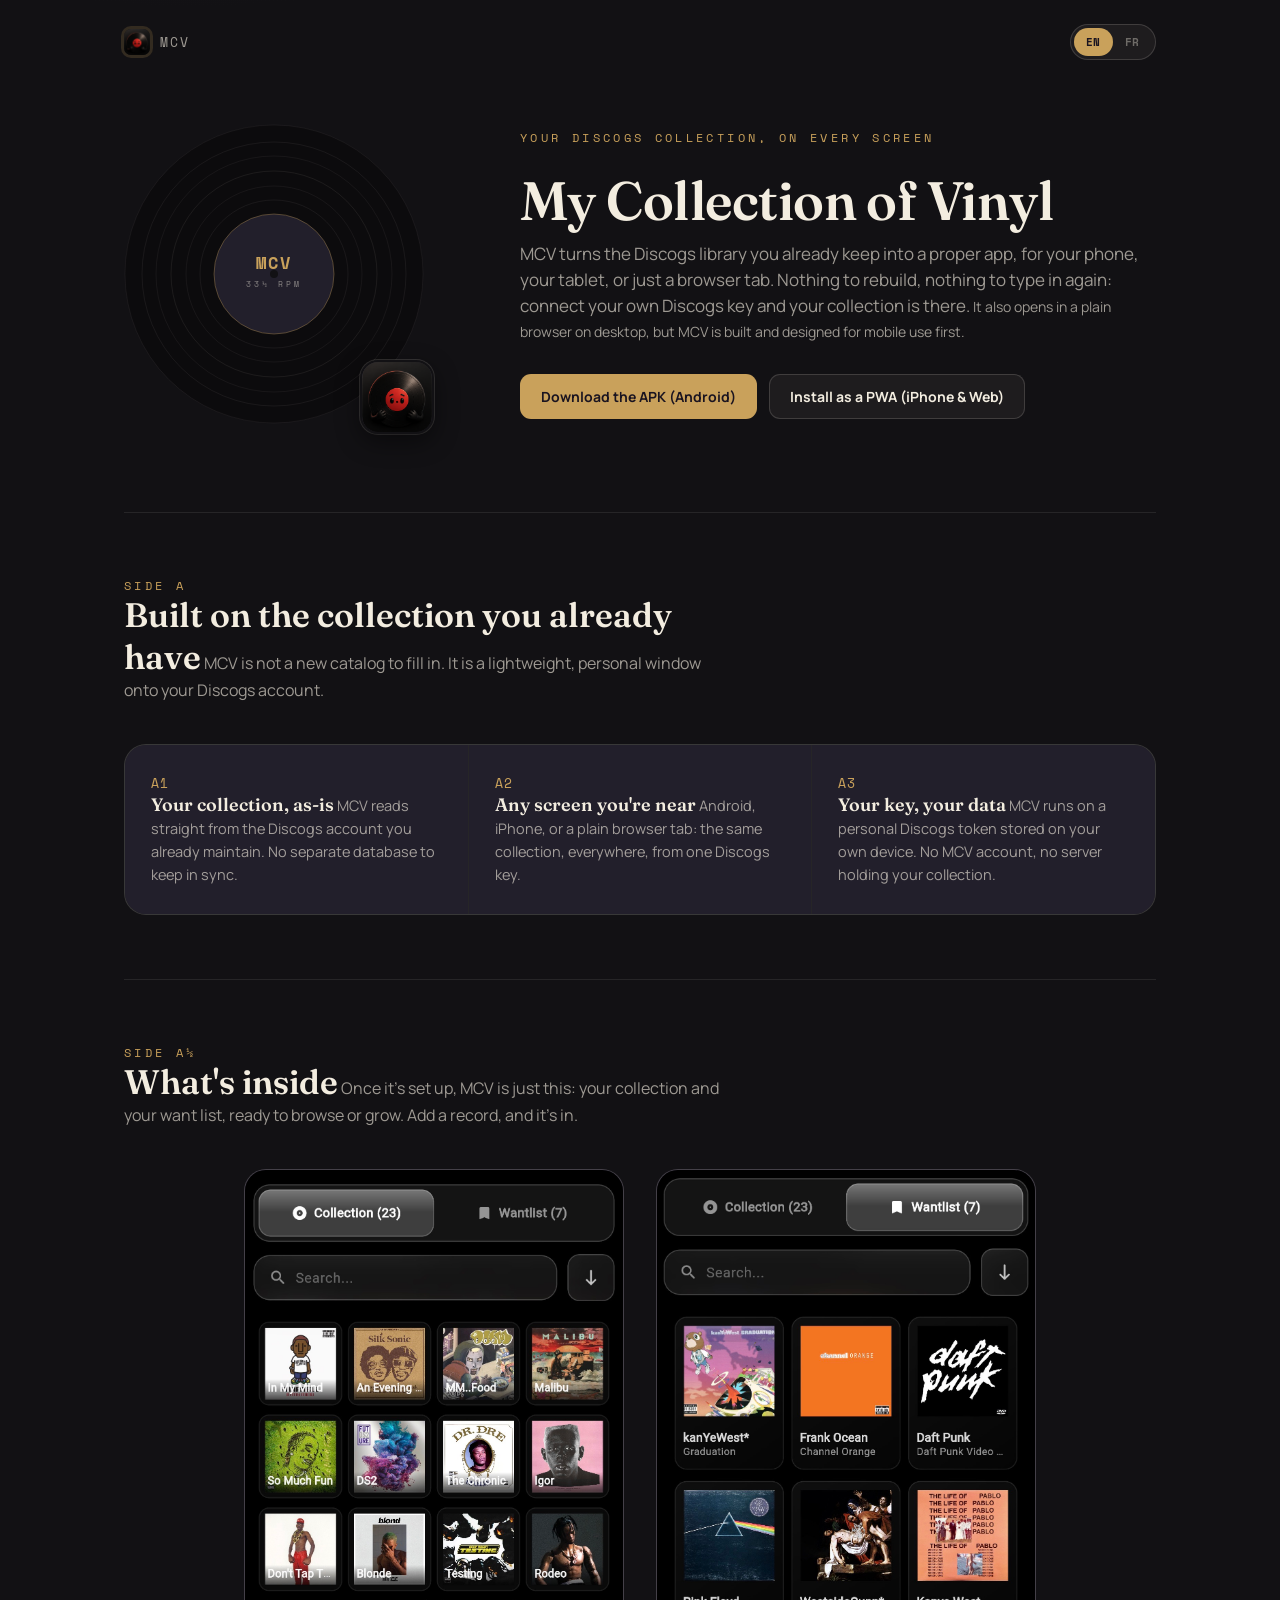
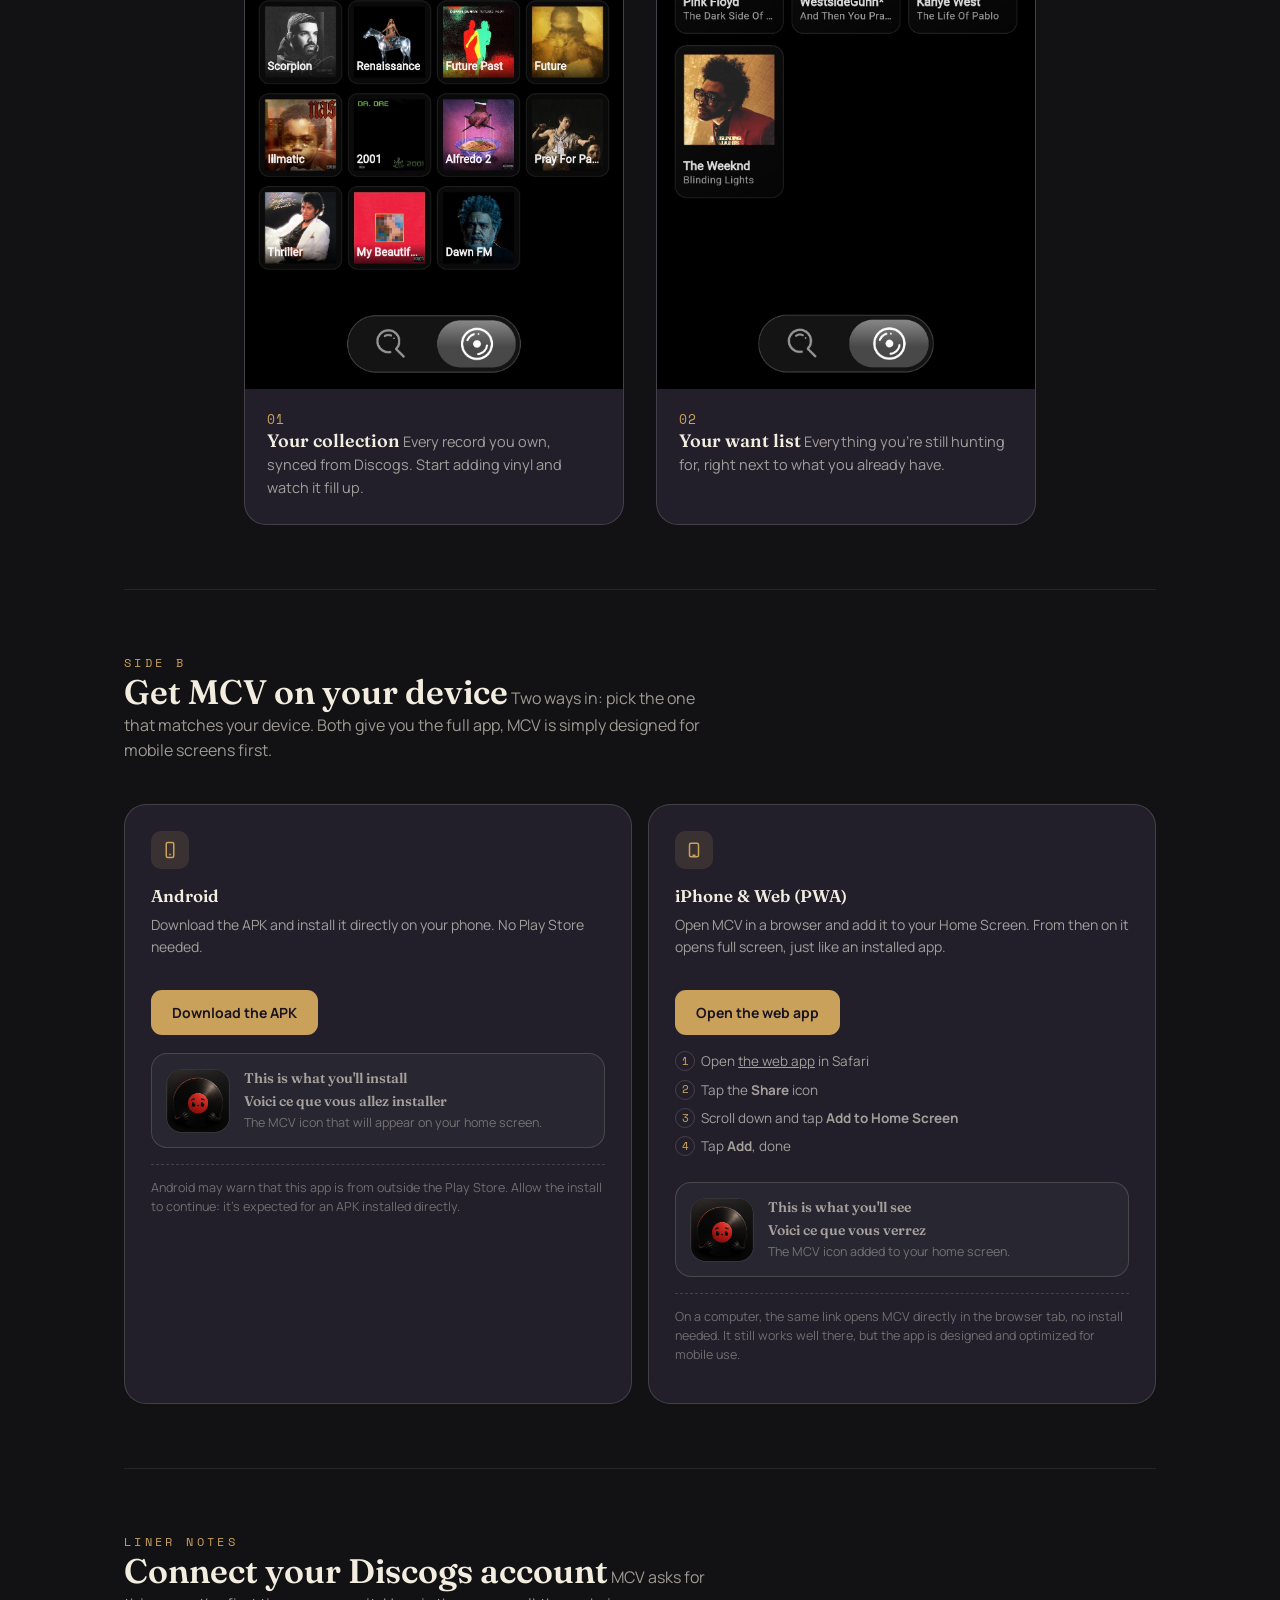
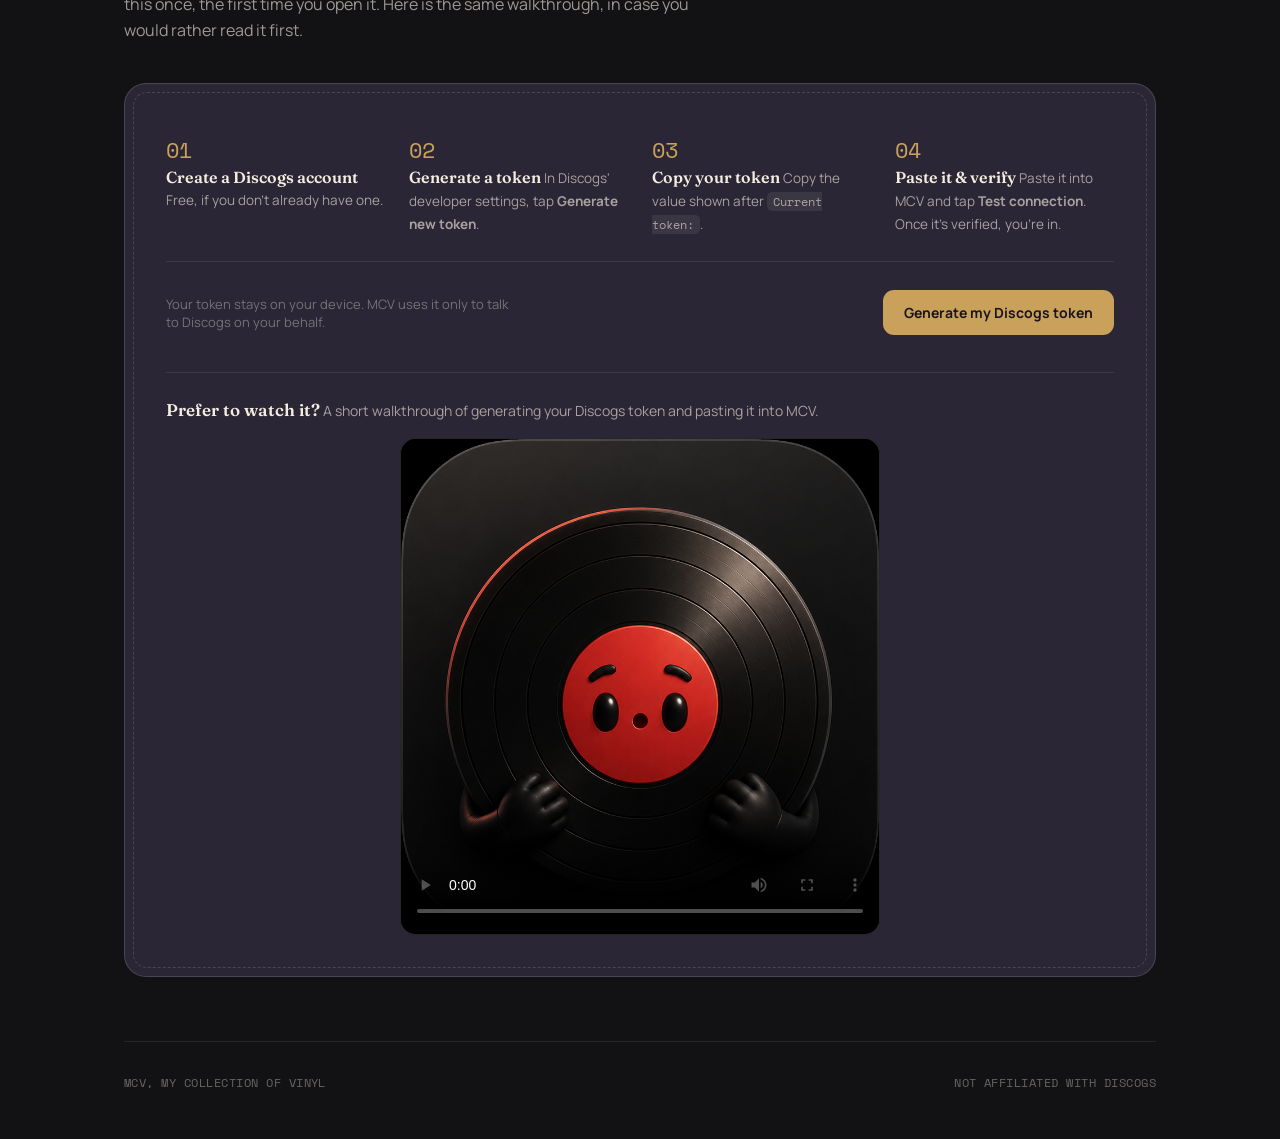
<file: landing/index.html>
<!DOCTYPE html>
<html lang="en" data-lang="en">
<head>
<meta charset="UTF-8">
<meta name="viewport" content="width=device-width, initial-scale=1.0">
<link rel="icon" type="image/png" href="./assets/logo.png">
<title>My Collection of Vinyl</title>
<meta name="description" content="Your Discogs vinyl collection, pressed into an app for Android, iPhone and the web.">
<link rel="preconnect" href="https://fonts.googleapis.com">
<link rel="preconnect" href="https://fonts.gstatic.com" crossorigin>
<link href="https://fonts.googleapis.com/css2?family=Fraunces:opsz,wght@9..144,400;9..144,600;9..144,700&family=Manrope:wght@400;500;600;700;800&family=Space+Mono:wght@400;700&display=swap" rel="stylesheet">
<style>
  :root{
    --bg-void:#121114;
    --bg-plum:#221F2B;
    --bg-plum-2:#2a2635;
    --ink:#F3EDE0;
    --ink-dim:rgba(243,237,224,0.62);
    --ink-faint:rgba(243,237,224,0.38);
    --gold:#C9A15B;
    --gold-bright:#E0BE84;
    --rust:#9C4A34;
    --groove:rgba(243,237,224,0.09);
    --groove-strong:rgba(243,237,224,0.16);
    --radius-lg:22px;
    --radius-md:16px;
    --maxw:1080px;
  }

  *{box-sizing:border-box;}
  html{scroll-behavior:smooth;}
  @media (prefers-reduced-motion: reduce){
    html{scroll-behavior:auto;}
  }

  body{
    margin:0;
    background:
      radial-gradient(1200px 800px at 15% -10%, #2c283a 0%, var(--bg-void) 55%),
      var(--bg-void);
    color:var(--ink);
    font-family:'Manrope', sans-serif;
    -webkit-font-smoothing:antialiased;
    overflow-x:hidden;
  }

  a{color:inherit;}
  button{font-family:inherit;}

  .eyebrow{
    font-family:'Space Mono', monospace;
    font-size:12px;
    letter-spacing:.28em;
    text-transform:uppercase;
    color:var(--gold);
  }

  h1,h2,h3{
    font-family:'Fraunces', serif;
    margin:0;
    color:var(--ink);
    font-weight:600;
  }

  .wrap{
    max-width:var(--maxw);
    margin:0 auto;
    padding:0 24px;
  }

  /* language toggle behaviour */
  [data-en], [data-fr]{ display:none; }
  html[data-lang="en"] [data-en]{ display:initial; }
  html[data-lang="fr"] [data-fr]{ display:initial; }
  html[data-lang="en"] span[data-en], html[data-lang="fr"] span[data-fr] { display:inline; }
  html[data-lang="en"] li[data-en], html[data-lang="fr"] li[data-fr] { display:list-item; }
  html[data-lang="en"] div[data-en], html[data-lang="fr"] div[data-fr] { display:block; }

  /* ---------- NAV ---------- */
  nav{
    display:flex;
    align-items:center;
    justify-content:space-between;
    padding:24px 0 0;
    flex-wrap:wrap;
    gap:12px;
  }
  .brand{
    display:flex;
    align-items:center;
    gap:10px;
    font-family:'Space Mono', monospace;
    font-size:13px;
    letter-spacing:.14em;
    color:var(--ink-dim);
  }
  .brand .logo-mark{
    width:26px;
    height:26px;
    border-radius:7px;
    object-fit:cover;
    box-shadow:0 0 0 3px rgba(201,161,91,0.18);
    display:block;
  }
  .lang-toggle{
    display:flex;
    padding:3px;
    border-radius:999px;
    background:rgba(243,237,224,0.05);
    border:1px solid var(--groove-strong);
  }
  .lang-toggle button{
    border:none;
    background:transparent;
    color:var(--ink-faint);
    font-family:'Space Mono', monospace;
    font-size:11px;
    font-weight:700;
    letter-spacing:.05em;
    padding:6px 12px;
    border-radius:999px;
    cursor:pointer;
  }
  .lang-toggle button.active{
    background:var(--gold);
    color:#1a1420;
  }
  .lang-toggle button:focus-visible, a:focus-visible, .btn:focus-visible{
    outline:2px solid var(--gold-bright);
    outline-offset:2px;
  }

  /* ---------- HERO ---------- */
  .hero{
    display:grid;
    grid-template-columns:340px 1fr;
    gap:56px;
    align-items:center;
    padding:64px 0 88px;
  }
  @media (max-width:820px){
    .hero{grid-template-columns:1fr; padding:40px 0 56px; text-align:center;}
    .hero .record-wrap{margin:0 auto;}
    .hero-actions{justify-content:center;}
  }

  .record-wrap{
    position:relative;
    width:clamp(160px, 65vw, 300px);
    height:clamp(160px, 65vw, 300px);
  }

  .record{
    width:100%;height:100%;
    animation:spin 9s linear infinite;
  }
  @media (prefers-reduced-motion: reduce){
    .record{animation:none;}
  }
  @keyframes spin{ to{ transform:rotate(360deg);} }

  .hero-logo-badge{
    position:absolute;
    bottom:-10px;
    right:-10px;
    width:clamp(44px, 25vw, 74px);
    height:clamp(44px, 25vw, 74px);
    border-radius:18px;
    background:var(--bg-plum);
    border:2px solid var(--bg-void);
    box-shadow:0 8px 24px rgba(0,0,0,0.45), 0 0 0 1px var(--groove-strong);
    display:flex;
    align-items:center;
    justify-content:center;
    overflow:hidden;
  }
  .hero-logo-badge img{
    width:100%;
    height:100%;
    object-fit:cover;
  }

  h1.headline{
    font-size:clamp(30px, 6vw, 54px);
    line-height:1.5;
    letter-spacing:-.01em;
  }
  .tagline{
    margin-top:18px;
    font-size:clamp(15px, 2.6vw, 17px);
    line-height:1.55;
    color:var(--ink-dim);
    max-width:46ch;
  }
  @media (max-width:820px){ .tagline{ margin-inline:auto; } }

  .hero-actions{
    margin-top:32px;
    display:flex;
    flex-wrap:wrap;
    gap:12px;
  }
  .btn{
    display:inline-flex;
    align-items:center;
    gap:8px;
    padding:12px 20px;
    border-radius:11px;
    font-size:14px;
    font-weight:700;
    text-decoration:none;
    border:1px solid transparent;
    cursor:pointer;
  }
  .btn-primary{ background:var(--gold); color:#1a1420; }
  .btn-primary:hover{ background:var(--gold-bright); }
  .btn-ghost{ background:rgba(243,237,224,0.05); border-color:var(--groove-strong); color:var(--ink); }
  .btn-ghost:hover{ border-color:var(--gold); }

  /* ---------- SECTION shell ---------- */
  section{ padding:64px 0; border-top:1px solid var(--groove); }
  @media (max-width:600px){ section{ padding:44px 0; } }
  .section-head{ margin-bottom:40px; max-width:60ch; }
  @media (max-width:820px){ .section-head{ text-align:center; margin-inline:auto; } }
  .section-head h2{ font-size:clamp(24px,4.4vw,34px); margin-top:10px; }
  .section-head p{ color:var(--ink-dim); margin-top:12px; line-height:1.6; }

  /* ---------- TRACKLIST (features) ---------- */
  .tracklist{
    display:grid;
    grid-template-columns:repeat(3,1fr);
    gap:1px;
    background:var(--groove);
    border:1px solid var(--groove);
    border-radius:var(--radius-lg);
    overflow:hidden;
  }
  @media (max-width:820px){ .tracklist{ grid-template-columns:1fr; } }
  .track{
    background:var(--bg-plum);
    padding:28px 26px;
  }
  .track .idx{
    font-family:'Space Mono', monospace;
    color:var(--gold);
    font-size:13px;
    letter-spacing:.08em;
  }
  .track h3{ font-size:18px; margin-top:14px; }
  .track p{ color:var(--ink-dim); font-size:14.5px; line-height:1.6; margin-top:10px; }

  /* ---------- PLATFORM CARDS ---------- */
  .platforms{
    display:grid;
    grid-template-columns:repeat(2,1fr);
    gap:16px;
  }
  @media (max-width:760px){ .platforms{ grid-template-columns:1fr; } }
  .card{
    background:var(--bg-plum);
    border:1px solid var(--groove-strong);
    border-radius:var(--radius-lg);
    padding:26px;
    display:flex;
    flex-direction:column;
  }
  .card .icon{
    width:38px;height:38px;
    display:flex;align-items:center;justify-content:center;
    border-radius:10px;
    background:rgba(201,161,91,0.14);
    color:var(--gold);
    margin-bottom:16px;
  }
  .card h3{ font-size:17px; }
  .card p{ color:var(--ink-dim); font-size:14px; line-height:1.6; margin-top:8px; }
  .card .btn{ margin-top:18px; align-self:flex-start; }
  .card .note{
    margin-top:16px;
    padding-top:14px;
    border-top:1px dashed var(--groove-strong);
    font-size:12.5px;
    color:var(--ink-faint);
    line-height:1.5;
  }
  .steps-inline{ margin:16px 0 0; padding-left:0; list-style:none; }
  .steps-inline li{
    counter-increment:step;
    font-size:13.5px;
    color:var(--ink-dim);
    padding-left:26px;
    position:relative;
    margin-bottom:8px;
    line-height:1.5;
  }
  .steps-inline{ counter-reset:step; }
  .steps-inline li::before{
    content:counter(step);
    position:absolute; left:0; top:0;
    font-family:'Space Mono', monospace;
    font-size:11px;
    color:var(--gold);
    border:1px solid var(--groove-strong);
    width:18px;height:18px;
    border-radius:50%;
    display:flex;align-items:center;justify-content:center;
  }

  /* App preview visual (phone-ish frame with logo/screenshot placeholder) */
  .app-preview{
    margin-top:18px;
    display:flex;
    align-items:center;
    gap:14px;
    padding:14px;
    border-radius:var(--radius-md);
    background:rgba(243,237,224,0.03);
    border:1px solid var(--groove-strong);
  }
  .app-preview .frame{
    width:64px;
    height:64px;
    flex:none;
    border-radius:16px;
    overflow:hidden;
    background:var(--bg-void);
    border:1px solid var(--groove-strong);
    display:flex;
    align-items:center;
    justify-content:center;
  }
  .app-preview .frame img{
    width:100%;
    height:100%;
    object-fit:cover;
  }
  .app-preview .txt{
    font-size:12.5px;
    color:var(--ink-faint);
    line-height:1.5;
  }
  .app-preview .txt strong{
    display:block;
    color:var(--ink-dim);
    font-family:'Fraunces', serif;
    font-size:14px;
    font-weight:600;
    margin-bottom:2px;
  }

  /* ---------- SCREENSHOTS ---------- */
  .shots{
    display:grid;
    grid-template-columns:repeat(2, minmax(0, 380px));
    justify-content:center;
    gap:32px;
  }
  @media (max-width:820px){ .shots{ grid-template-columns:repeat(2, minmax(0, 280px)); gap:20px; } }
  @media (max-width:600px){ .shots{ grid-template-columns:minmax(0,260px); } }
  .shot-card{
    background:var(--bg-plum);
    border:1px solid var(--groove-strong);
    border-radius:var(--radius-lg);
    overflow:hidden;
  }
  .shot-card .shot-img{
    width:100%;
    aspect-ratio:9/19.5;
    object-fit:cover;
    display:block;
    background:var(--bg-void);
  }
  .shot-card .shot-caption{
    padding:20px 22px 24px;
  }
  .shot-card .idx{
    font-family:'Space Mono', monospace;
    color:var(--gold);
    font-size:13px;
    letter-spacing:.08em;
  }
  .shot-card h3{ font-size:18px; margin-top:10px; }
  .shot-card p{ color:var(--ink-dim); font-size:14.5px; line-height:1.6; margin-top:8px; }

  /* ---------- VIDEO TUTORIAL ---------- */
   .video-block{
    margin-top:28px;
    padding-top:26px;
    border-top:1px solid var(--groove);
  }
  .video-block .video-head{ margin-bottom:16px; }
  .video-block h3{ font-size:17px; }
  .video-block p{ color:var(--ink-dim); font-size:14px; line-height:1.6; margin-top:6px; max-width:56ch; }
  .video-frame{
    border-radius:var(--radius-md);
    overflow:hidden;
    border:1px solid var(--groove-strong);
    background:#000;
    width:min(480px, 100%);
    margin:0 auto;
  }
  .video-frame video{
    display:block;
    width:100%;
    max-height:80vh;
    object-fit:contain;
    background:#000;
  }

  /* ---------- SETUP (liner notes) ---------- */
  .liner{
    background:var(--bg-plum-2);
    border:1px solid var(--groove-strong);
    border-radius:var(--radius-lg);
    padding:8px;
  }
  .liner-inner{
    border:1px dashed var(--groove-strong);
    border-radius:calc(var(--radius-lg) - 8px);
    padding:32px;
  }
  @media (max-width:600px){ .liner-inner{ padding:22px 18px; } }
  .setup-steps{
    display:grid;
    grid-template-columns:repeat(4,1fr);
    gap:24px;
    margin-top:8px;
  }
  @media (max-width:900px){ .setup-steps{ grid-template-columns:1fr 1fr; } }
  @media (max-width:560px){ .setup-steps{ grid-template-columns:1fr; } }
  .setup-step .num{
    font-family:'Space Mono', monospace;
    font-size:22px;
    color:var(--gold);
  }
  .setup-step h4{
    font-family:'Fraunces', serif;
    font-weight:600;
    font-size:16px;
    margin:8px 0 0;
    color:var(--ink);
  }
  .setup-step p{
    font-size:13.5px;
    color:var(--ink-dim);
    line-height:1.55;
    margin-top:6px;
  }
  .setup-step code{
    background:rgba(243,237,224,0.08);
    padding:1px 6px;
    border-radius:5px;
    font-family:'Space Mono', monospace;
    font-size:12px;
  }
  .liner-foot{
    margin-top:26px;
    padding-top:20px;
    border-top:1px solid var(--groove);
    display:flex;
    align-items:center;
    justify-content:space-between;
    flex-wrap:wrap;
    gap:14px;
  }
  .liner-foot p{ color:var(--ink-faint); font-size:13px; max-width:44ch; }

  footer{
    border-top:1px solid var(--groove);
    padding:32px 0 48px;
    display:flex;
    justify-content:space-between;
    align-items:center;
    flex-wrap:wrap;
    gap:12px;
    font-family:'Space Mono', monospace;
    font-size:12px;
    color:var(--ink-faint);
    letter-spacing:.04em;
    text-align:center;
  }
</style>
</head>
<body>

<div class="wrap">
  <nav>
    <div class="brand">
      <img class="logo-mark" src="./assets/logo.png" alt="MCV logo">
      MCV
    </div>
    <div class="lang-toggle" role="group" aria-label="Language">
      <button id="btn-en" class="active" onclick="setLang('en')">EN</button>
      <button id="btn-fr" onclick="setLang('fr')">FR</button>
    </div>
  </nav>

  <!-- ---------- HERO ---------- -->
  <section class="hero" style="border-top:none;">
    <div class="record-wrap" aria-hidden="true">
      <svg class="record" viewBox="0 0 300 300" xmlns="http://www.w3.org/2000/svg">
        <circle cx="150" cy="150" r="149" fill="#0c0b0d"/>
        <circle cx="150" cy="150" r="149" fill="none" stroke="rgba(243,237,224,0.05)" stroke-width="1"/>
        <circle cx="150" cy="150" r="132" fill="none" stroke="rgba(243,237,224,0.06)" stroke-width="1"/>
        <circle cx="150" cy="150" r="118" fill="none" stroke="rgba(243,237,224,0.05)" stroke-width="1"/>
        <circle cx="150" cy="150" r="103" fill="none" stroke="rgba(243,237,224,0.07)" stroke-width="1"/>
        <circle cx="150" cy="150" r="88" fill="none" stroke="rgba(243,237,224,0.05)" stroke-width="1"/>
        <circle cx="150" cy="150" r="74" fill="none" stroke="rgba(243,237,224,0.06)" stroke-width="1"/>
        <circle cx="150" cy="150" r="60" fill="#221F2B" stroke="rgba(201,161,91,0.35)" stroke-width="1"/>
        <circle cx="150" cy="150" r="59" fill="none"/>
        <text x="150" y="145" text-anchor="middle" font-family="Space Mono, monospace" font-size="17" letter-spacing="2" fill="#C9A15B" font-weight="700">MCV</text>
        <text x="150" y="163" text-anchor="middle" font-family="Space Mono, monospace" font-size="8" letter-spacing="3" fill="rgba(243,237,224,0.5)">33⅓ RPM</text>
        <circle cx="150" cy="150" r="4" fill="#121114"/>
      </svg>
      <div class="hero-logo-badge">
        <img src="./assets/logo.png" alt="MCV app icon">
      </div>
    </div>

    <div>
      <div class="eyebrow" data-en>YOUR DISCOGS COLLECTION, ON EVERY SCREEN</div>
      <div class="eyebrow" data-fr>VOTRE COLLECTION DISCOGS, SUR TOUS VOS ÉCRANS</div>
      <h1 class="headline" style="margin-top:14px;">
        <span data-en>My Collection of Vinyl</span>
        <span data-fr>My Collection of Vinyl</span>
      </h1>
      <p class="tagline" data-en>MCV turns the Discogs library you already keep into a proper app, for your phone, your tablet, or just a browser tab. Nothing to rebuild, nothing to type in again: connect your own Discogs key and your collection is there.</p>
      <p class="tagline" data-fr>MCV transforme la collection que vous tenez déjà sur Discogs en une vraie application, pour votre téléphone, votre tablette, ou simplement un onglet de navigateur. Rien à reconstruire, rien à ressaisir : connectez votre propre clé Discogs et votre collection est là.</p>
      <p class="tagline" data-en style="margin-top:10px; font-size:14px;">It also opens in a plain browser on desktop, but MCV is built and designed for mobile use first.</p>
      <p class="tagline" data-fr style="margin-top:10px; font-size:14px;">Elle s'ouvre aussi dans un simple navigateur sur ordinateur, mais MCV est conçue et pensée pour un usage mobile en premier lieu.</p>

      <div class="hero-actions">
        <a class="btn btn-primary" href="../downloads/mcv.apk" download>
          <span data-en>Download the APK (Android)</span><span data-fr>Télécharger l'APK (Android)</span>
        </a>
        <a class="btn btn-ghost" href="#get-app">
          <span data-en>Install as a PWA (iPhone &amp; Web)</span><span data-fr>Installer en PWA (iPhone et Web)</span>
        </a>
      </div>
    </div>
  </section>

  <!-- ---------- WHAT IT IS ---------- -->
  <section id="about">
    <div class="section-head">
      <div class="eyebrow" data-en>SIDE A</div>
      <div class="eyebrow" data-fr>FACE A</div>
      <h2 data-en>Built on the collection you already have</h2>
      <h2 data-fr>Construite sur la collection que vous avez déjà</h2>
      <p data-en>MCV is not a new catalog to fill in. It is a lightweight, personal window onto your Discogs account.</p>
      <p data-fr>MCV n'est pas un nouveau catalogue à remplir. C'est une fenêtre légère et personnelle sur votre compte Discogs.</p>
    </div>

    <div class="tracklist">
      <div class="track">
        <div class="idx">A1</div>
        <h3 data-en>Your collection, as-is</h3>
        <h3 data-fr>Votre collection, telle quelle</h3>
        <p data-en>MCV reads straight from the Discogs account you already maintain. No separate database to keep in sync.</p>
        <p data-fr>MCV lit directement le compte Discogs que vous tenez déjà. Aucune base séparée à synchroniser.</p>
      </div>
      <div class="track">
        <div class="idx">A2</div>
        <h3 data-en>Any screen you're near</h3>
        <h3 data-fr>N'importe quel écran</h3>
        <p data-en>Android, iPhone, or a plain browser tab: the same collection, everywhere, from one Discogs key.</p>
        <p data-fr>Android, iPhone, ou simplement un navigateur : la même collection, partout, avec une seule clé Discogs.</p>
      </div>
      <div class="track">
        <div class="idx">A3</div>
        <h3 data-en>Your key, your data</h3>
        <h3 data-fr>Votre clé, vos données</h3>
        <p data-en>MCV runs on a personal Discogs token stored on your own device. No MCV account, no server holding your collection.</p>
        <p data-fr>MCV fonctionne avec un jeton Discogs personnel stocké sur votre propre appareil. Aucun compte MCV, aucun serveur ne conserve votre collection.</p>
      </div>
    </div>
  </section>

  <!-- ---------- SCREENSHOTS ---------- -->
  <section id="screenshots">
    <div class="section-head">
      <div class="eyebrow" data-en>SIDE A½</div>
      <div class="eyebrow" data-fr>FACE A½</div>
      <h2 data-en>What's inside</h2>
      <h2 data-fr>Ce qu'il y a à l'intérieur</h2>
      <p data-en>Once it's set up, MCV is just this: your collection and your want list, ready to browse or grow. Add a record, and it's in.</p>
      <p data-fr>Une fois configurée, MCV c'est simplement ça : votre collection et votre want list, prêtes à parcourir ou à faire grandir. Ajoutez un vinyle, et c'est fait.</p>
    </div>

    <div class="shots">
      <div class="shot-card">
        <img class="shot-img" src="./assets/collection_screen.jpeg" alt="MCV collection screen">
        <div class="shot-caption">
          <div class="idx">01</div>
          <h3 data-en>Your collection</h3>
          <h3 data-fr>Votre collection</h3>
          <p data-en>Every record you own, synced from Discogs. Start adding vinyl and watch it fill up.</p>
          <p data-fr>Chaque vinyle que vous possédez, synchronisé depuis Discogs. Commencez à ajouter des vinyles et regardez-la se remplir.</p>
        </div>
      </div>
      <div class="shot-card">
        <img class="shot-img" src="./assets/wantlist_screen.jpeg" alt="MCV want list screen">
        <div class="shot-caption">
          <div class="idx">02</div>
          <h3 data-en>Your want list</h3>
          <h3 data-fr>Votre want list</h3>
          <p data-en>Everything you're still hunting for, right next to what you already have.</p>
          <p data-fr>Tout ce que vous êtes encore en train de chercher, juste à côté de ce que vous avez déjà.</p>
        </div>
      </div>
    </div>
  </section>

  <!-- ---------- GET THE APP ---------- -->
  <section id="get-app">
    <div class="section-head">
      <div class="eyebrow" data-en>SIDE B</div>
      <div class="eyebrow" data-fr>FACE B</div>
      <h2 data-en>Get MCV on your device</h2>
      <h2 data-fr>Installer MCV sur votre appareil</h2>
      <p data-en>Two ways in: pick the one that matches your device. Both give you the full app, MCV is simply designed for mobile screens first.</p>
      <p data-fr>Deux façons d'y accéder : choisissez celle qui correspond à votre appareil. Les deux donnent accès à l'application complète, MCV est simplement pensée pour les écrans mobiles en premier lieu.</p>
    </div>

    <div class="platforms">
      <div class="card">
        <div class="icon" aria-hidden="true">
          <svg width="18" height="18" viewBox="0 0 24 24" fill="none" stroke="currentColor" stroke-width="2"><rect x="7" y="2" width="10" height="20" rx="2"/><line x1="11" y1="18" x2="13" y2="18"/></svg>
        </div>
        <h3 data-en>Android</h3>
        <h3 data-fr>Android</h3>
        <p data-en>Download the APK and install it directly on your phone. No Play Store needed.</p>
        <p data-fr>Téléchargez l'APK et installez-le directement sur votre téléphone, sans passer par le Play Store.</p>
        <a class="btn btn-primary" href="../downloads/mcv.apk" download>
          <span data-en>Download the APK</span><span data-fr>Télécharger l'APK</span>
        </a>
        <div class="app-preview">
          <div class="frame"><img src="./assets/logo.png" alt="MCV app icon"></div>
          <div class="txt">
            <strong data-en>This is what you'll install</strong>
            <strong data-fr>Voici ce que vous allez installer</strong>
            <span data-en>The MCV icon that will appear on your home screen.</span>
            <span data-fr>L'icône MCV qui apparaîtra sur votre écran d'accueil.</span>
          </div>
        </div>
        <p class="note" data-en>Android may warn that this app is from outside the Play Store. Allow the install to continue: it's expected for an APK installed directly.</p>
        <p class="note" data-fr>Android peut signaler que l'application vient d'en dehors du Play Store. Autorisez l'installation à continuer, c'est normal pour un APK installé directement.</p>
      </div>

      <div class="card" id="pwa-card">
        <div class="icon" aria-hidden="true">
          <svg width="18" height="18" viewBox="0 0 24 24" fill="none" stroke="currentColor" stroke-width="2"><rect x="6" y="3" width="12" height="18" rx="2"/><line x1="10" y1="19" x2="14" y2="19"/></svg>
        </div>
        <h3 data-en>iPhone &amp; Web (PWA)</h3>
        <h3 data-fr>iPhone et Web (PWA)</h3>
        <p data-en>Open MCV in a browser and add it to your Home Screen. From then on it opens full screen, just like an installed app.</p>
        <p data-fr>Ouvrez MCV dans un navigateur et ajoutez la à l'écran d'accueil. Elle s'ouvrira ensuite en plein écran, comme une application installée.</p>
        <a class="btn btn-primary" href="../">
          <span data-en>Open the web app</span><span data-fr>Ouvrir l'application web</span>
        </a>
        <ol class="steps-inline">
          <li data-en>Open <a href="../">the web app</a> in Safari</li>
          <li data-fr>Ouvrez <a href="../">l'application web</a> dans Safari</li>
          <li data-en>Tap the <strong>Share</strong> icon</li>
          <li data-fr>Appuyez sur l'icône <strong>Partager</strong></li>
          <li data-en>Scroll down and tap <strong>Add to Home Screen</strong></li>
          <li data-fr>Faites défiler puis appuyez sur <strong>Sur l'écran d'accueil</strong></li>
          <li data-en>Tap <strong>Add</strong>, done</li>
          <li data-fr>Appuyez sur <strong>Ajouter</strong>, c'est fait</li>
        </ol>
        <div class="app-preview">
          <div class="frame"><img src="./assets/logo.png" alt="MCV app icon"></div>
          <div class="txt">
            <strong data-en>This is what you'll see</strong>
            <strong data-fr>Voici ce que vous verrez</strong>
            <span data-en>The MCV icon added to your home screen.</span>
            <span data-fr>L'icône MCV ajoutée à votre écran d'accueil.</span>
          </div>
        </div>
        <p class="note" data-en>On a computer, the same link opens MCV directly in the browser tab, no install needed. It still works well there, but the app is designed and optimized for mobile use.</p>
        <p class="note" data-fr>Sur ordinateur, ce même lien ouvre MCV directement dans l'onglet du navigateur, sans rien installer. Cela fonctionne bien aussi, mais l'application est conçue et pensée pour un usage mobile.</p>
      </div>
    </div>
  </section>

  <!-- ---------- SETUP / LINER NOTES ---------- -->
  <section id="setup">
    <div class="section-head">
      <div class="eyebrow" data-en>LINER NOTES</div>
      <div class="eyebrow" data-fr>NOTES DE POCHETTE</div>
      <h2 data-en>Connect your Discogs account</h2>
      <h2 data-fr>Connecter votre compte Discogs</h2>
      <p data-en>MCV asks for this once, the first time you open it. Here is the same walkthrough, in case you would rather read it first.</p>
      <p data-fr>MCV le demande une seule fois, à la première ouverture. Voici exactement les mêmes étapes, si vous préférez les lire avant.</p>
    </div>

    <div class="liner">
      <div class="liner-inner">
        <div class="setup-steps">
          <div class="setup-step">
            <div class="num">01</div>
            <h4 data-en>Create a Discogs account</h4>
            <h4 data-fr>Créez un compte Discogs</h4>
            <p data-en>Free, if you don't already have one.</p>
            <p data-fr>Gratuit, si vous n'en avez pas encore un.</p>
          </div>
          <div class="setup-step">
            <div class="num">02</div>
            <h4 data-en>Generate a token</h4>
            <h4 data-fr>Générez un jeton</h4>
            <p data-en>In Discogs' developer settings, tap <strong>Generate new token</strong>.</p>
            <p data-fr>Dans les paramètres développeur de Discogs, appuyez sur <strong>Générer un nouveau jeton</strong>.</p>
          </div>
          <div class="setup-step">
            <div class="num">03</div>
            <h4 data-en>Copy your token</h4>
            <h4 data-fr>Copiez votre jeton</h4>
            <p data-en>Copy the value shown after <code>Current token:</code>.</p>
            <p data-fr>Copiez la valeur affichée après <code>Jeton actuel :</code>.</p>
          </div>
          <div class="setup-step">
            <div class="num">04</div>
            <h4 data-en>Paste it &amp; verify</h4>
            <h4 data-fr>Collez-le et vérifiez</h4>
            <p data-en>Paste it into MCV and tap <strong>Test connection</strong>. Once it's verified, you're in.</p>
            <p data-fr>Collez-le dans MCV et appuyez sur <strong>Tester la connexion</strong>. Une fois vérifié, vous y êtes.</p>
          </div>
        </div>

        <div class="liner-foot">
          <p data-en>Your token stays on your device. MCV uses it only to talk to Discogs on your behalf.</p>
          <p data-fr>Votre jeton reste sur votre appareil. MCV l'utilise uniquement pour parler à Discogs en votre nom.</p>
          <a class="btn btn-primary" href="https://www.discogs.com/settings/developers" target="_blank" rel="noopener">
            <span data-en>Generate my Discogs token</span><span data-fr>Générer mon jeton Discogs</span>
          </a>
        </div>

        <div class="video-block">
          <div class="video-head">
            <h3 data-en>Prefer to watch it?</h3>
            <h3 data-fr>Vous préférez regarder ?</h3>
            <p data-en>A short walkthrough of generating your Discogs token and pasting it into MCV.</p>
            <p data-fr>Une courte vidéo qui montre comment générer votre jeton Discogs et le coller dans MCV.</p>
          </div>
          <div class="video-frame">
            <video controls preload="metadata" playsinline poster="./assets/logo.png">
              <source src="./assets/tuto_connection.mp4" type="video/mp4">
            </video>
          </div>
        </div>
      </div>
    </div>
  </section>

  <footer>
    <span>MCV, MY COLLECTION OF VINYL</span>
    <span data-en>NOT AFFILIATED WITH DISCOGS</span>
    <span data-fr>NON AFFILIÉ À DISCOGS</span>
  </footer>
</div>

<script>
  function setLang(lang){
    document.documentElement.setAttribute('data-lang', lang);
    document.getElementById('btn-en').classList.toggle('active', lang === 'en');
    document.getElementById('btn-fr').classList.toggle('active', lang === 'fr');
    try { localStorage.setItem('mcv-lang', lang); } catch(e) {}
  }
  (function(){
    try {
      var saved = localStorage.getItem('mcv-lang');
      if (saved === 'fr' || saved === 'en') setLang(saved);
    } catch(e) {}
  })();

  // --- Scroll vers une section, avec un offset différent mobile/desktop ---
  function scrollToSection() {
    const isMobile = window.innerWidth <= 820;
    const targetId = isMobile ? 'pwa-card' : 'get-app';
    const target = document.getElementById(targetId);
    if (!target) return;

    const offset = isMobile ? 50 : -50; // ajuste si besoin
    const y = target.getBoundingClientRect().top + window.pageYOffset - offset;
    window.scrollTo({ top: y, behavior: 'smooth' });
  }

  document.querySelectorAll('a[href^="#"]').forEach(link => {
    link.addEventListener('click', (e) => {
      const id = link.getAttribute('href').slice(1);
      if (document.getElementById(id)) {
        e.preventDefault();
        scrollToSection(id);
      }
    });
  });
</script>

</body>
</html>
</file>
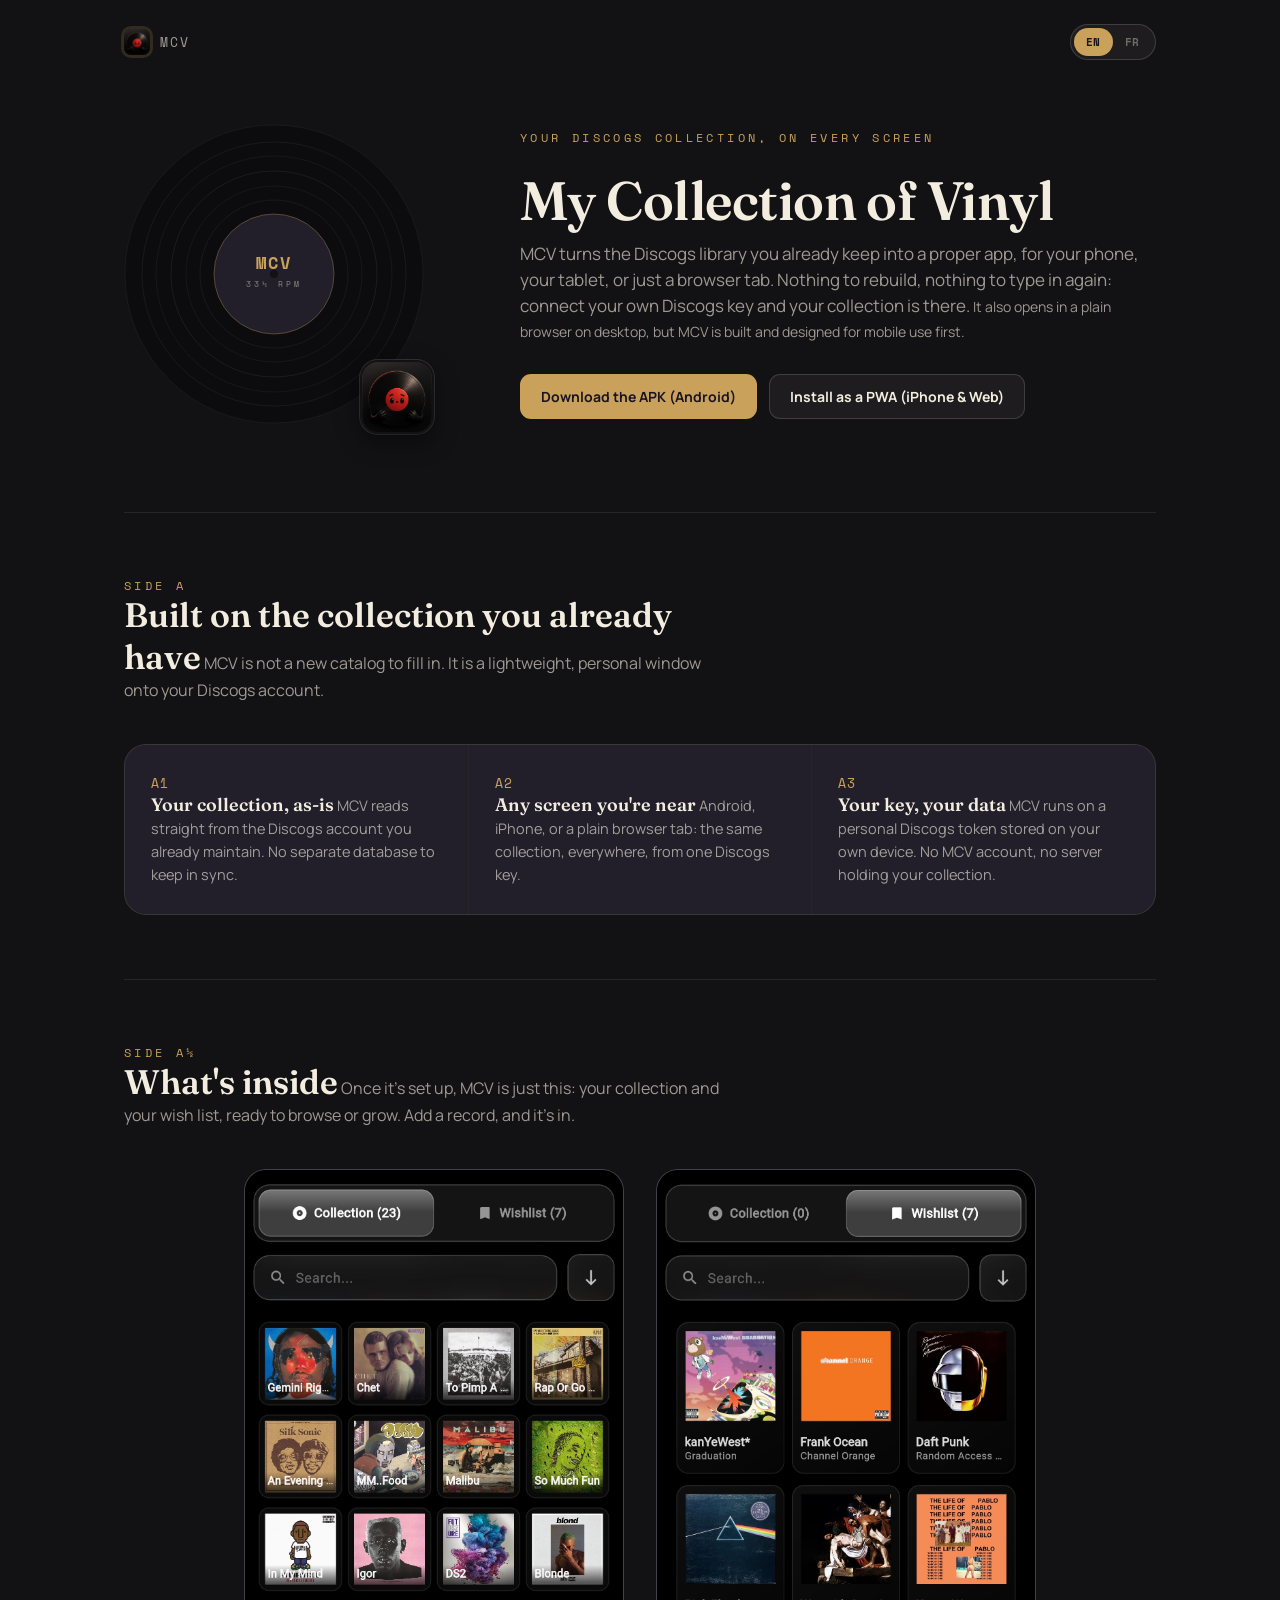
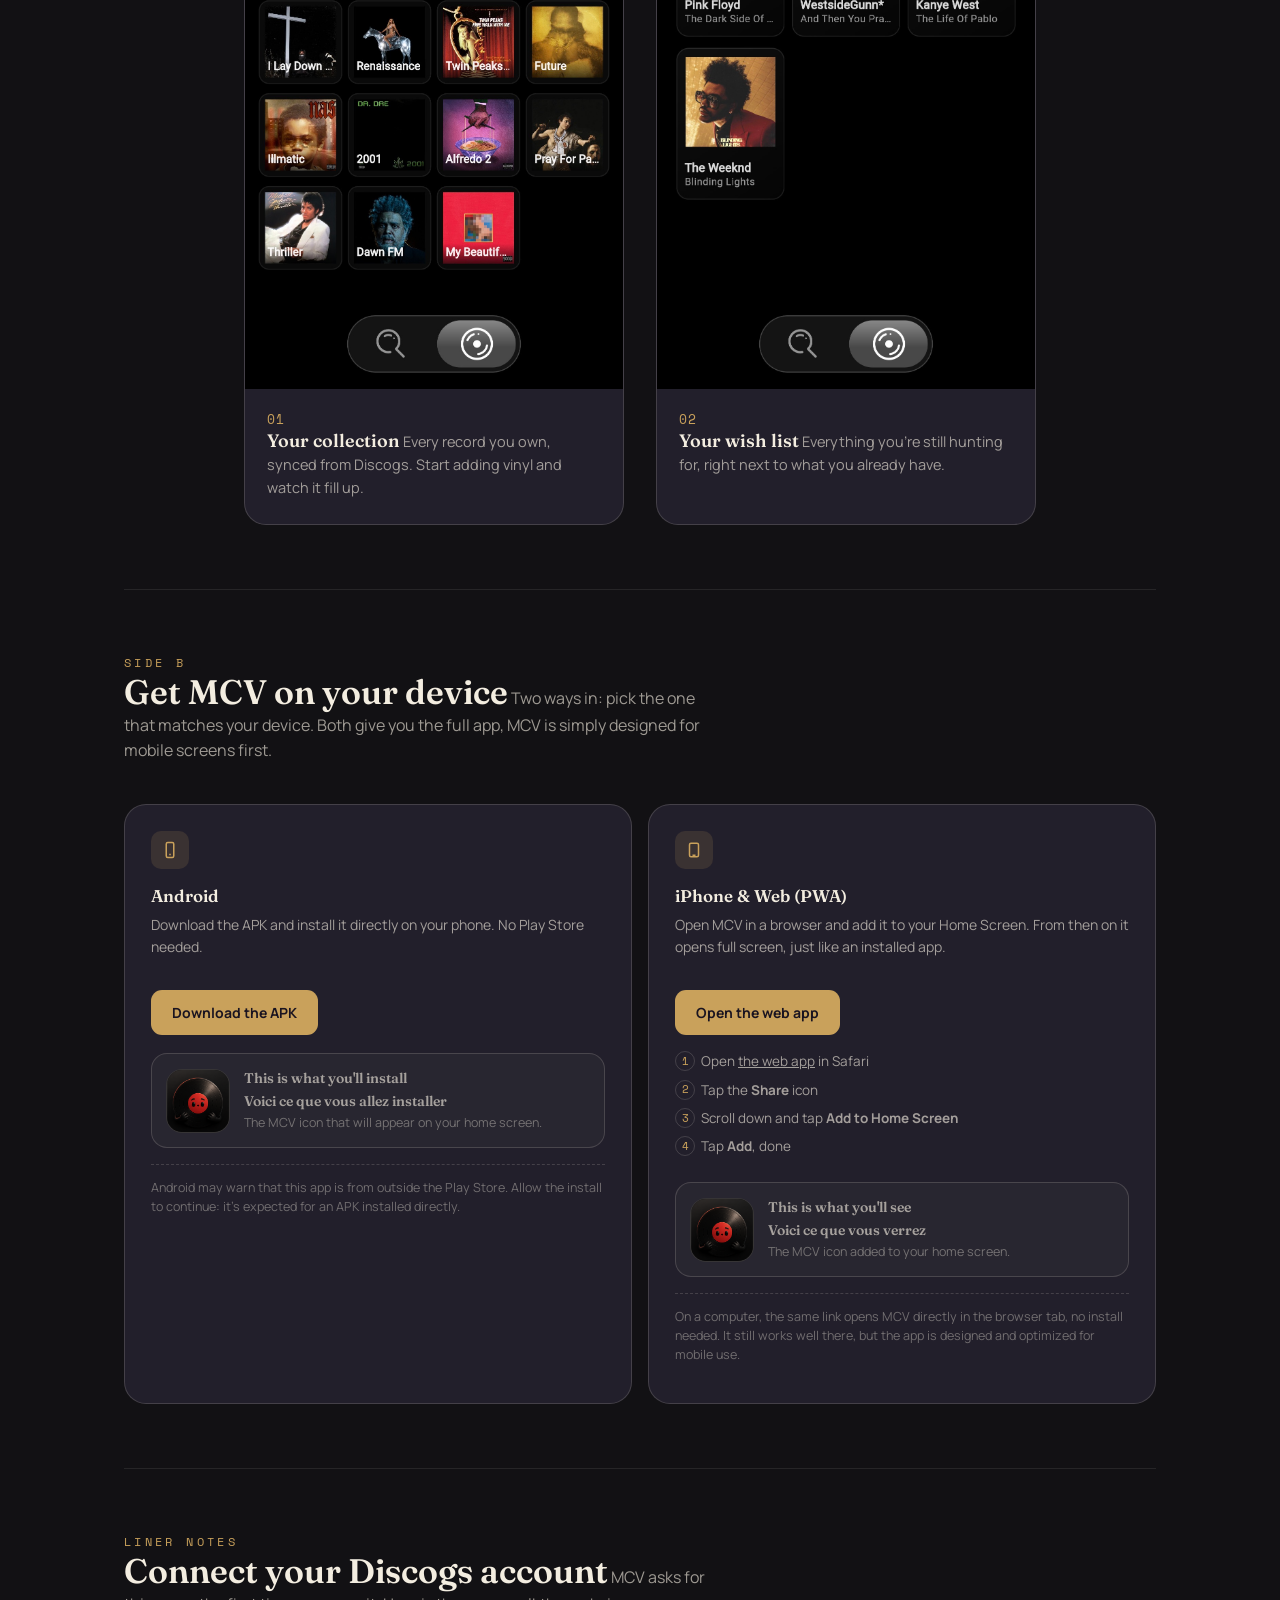
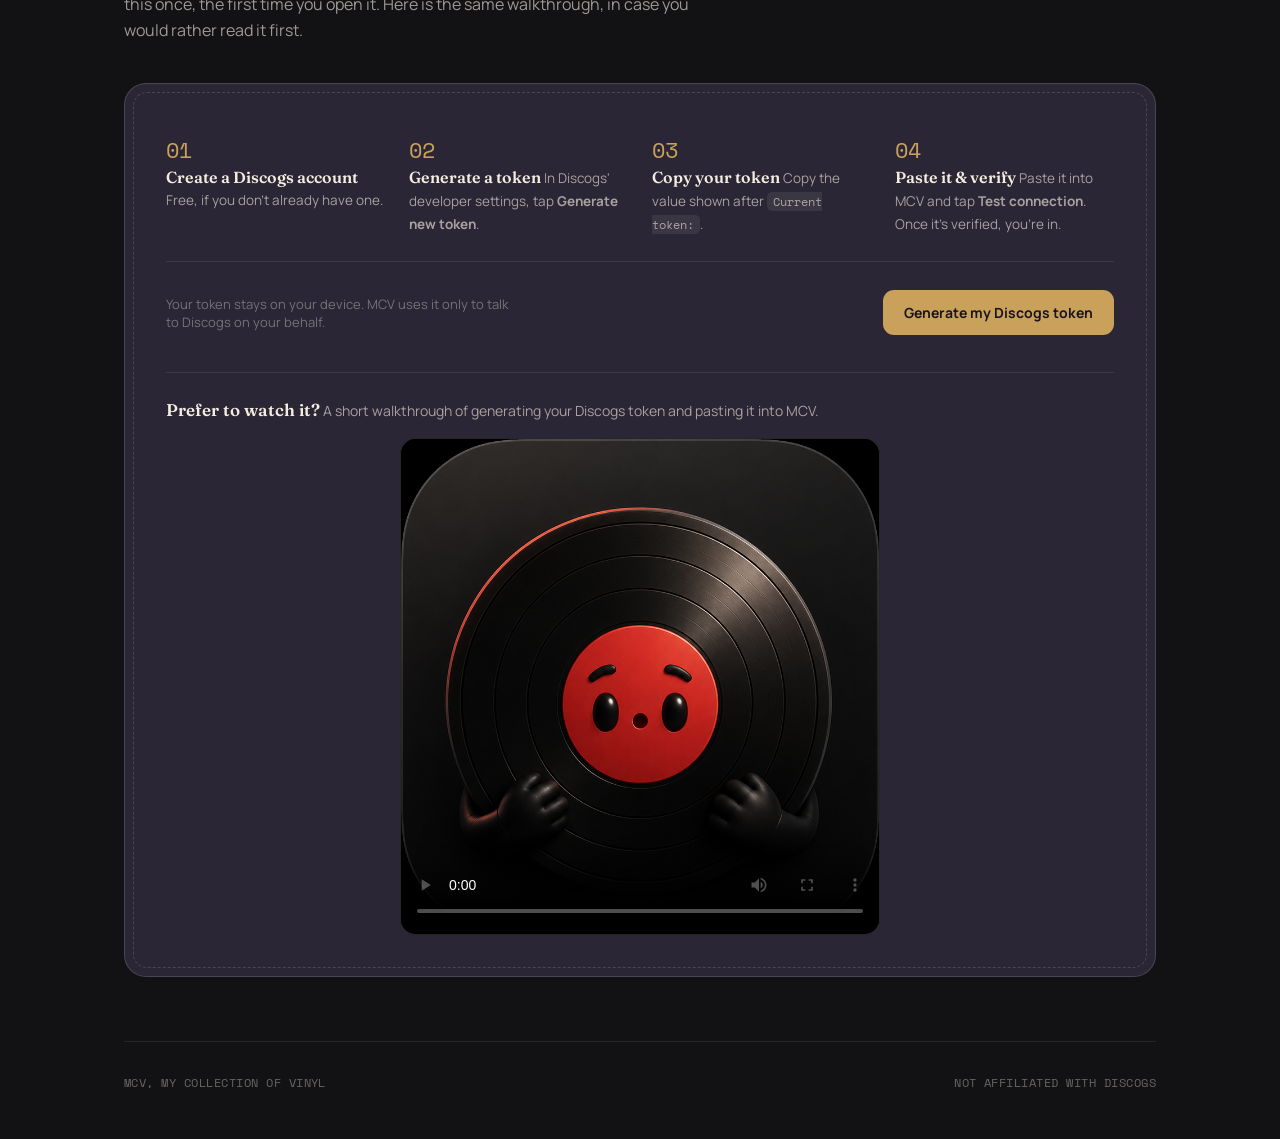
<file: mcv_landing_page/index.html>
<!DOCTYPE html>
<html lang="en" data-lang="en">
<head>
<meta charset="UTF-8">
<meta name="viewport" content="width=device-width, initial-scale=1.0">
<link rel="icon" type="image/png" href="./assets/logo.png">
<title>My Collection of Vinyl</title>
<meta name="description" content="Your Discogs vinyl collection, pressed into an app for Android, iPhone and the web.">
<link rel="preconnect" href="https://fonts.googleapis.com">
<link rel="preconnect" href="https://fonts.gstatic.com" crossorigin>
<link href="https://fonts.googleapis.com/css2?family=Fraunces:opsz,wght@9..144,400;9..144,600;9..144,700&family=Manrope:wght@400;500;600;700;800&family=Space+Mono:wght@400;700&display=swap" rel="stylesheet">
<link rel="stylesheet" href="./css/style.css">
</head>
<body>

<div class="wrap">
  <nav>
    <div class="brand">
      <img class="logo-mark" src="./assets/logo.png" alt="MCV logo">
      MCV
    </div>
    <div class="lang-toggle" role="group" aria-label="Language">
      <button id="btn-en" class="active" onclick="setLang('en')">EN</button>
      <button id="btn-fr" onclick="setLang('fr')">FR</button>
    </div>
  </nav>

  <!-- ---------- HERO ---------- -->
  <section class="hero" style="border-top:none;">
    <div class="record-wrap" aria-hidden="true">
      <svg class="record" viewBox="0 0 300 300" xmlns="http://www.w3.org/2000/svg">
        <circle cx="150" cy="150" r="149" fill="#0c0b0d"/>
        <circle cx="150" cy="150" r="149" fill="none" stroke="rgba(243,237,224,0.05)" stroke-width="1"/>
        <circle cx="150" cy="150" r="132" fill="none" stroke="rgba(243,237,224,0.06)" stroke-width="1"/>
        <circle cx="150" cy="150" r="118" fill="none" stroke="rgba(243,237,224,0.05)" stroke-width="1"/>
        <circle cx="150" cy="150" r="103" fill="none" stroke="rgba(243,237,224,0.07)" stroke-width="1"/>
        <circle cx="150" cy="150" r="88" fill="none" stroke="rgba(243,237,224,0.05)" stroke-width="1"/>
        <circle cx="150" cy="150" r="74" fill="none" stroke="rgba(243,237,224,0.06)" stroke-width="1"/>
        <circle cx="150" cy="150" r="60" fill="#221F2B" stroke="rgba(201,161,91,0.35)" stroke-width="1"/>
        <circle cx="150" cy="150" r="59" fill="none"/>
        <text x="150" y="145" text-anchor="middle" font-family="Space Mono, monospace" font-size="17" letter-spacing="2" fill="#C9A15B" font-weight="700">MCV</text>
        <text x="150" y="163" text-anchor="middle" font-family="Space Mono, monospace" font-size="8" letter-spacing="3" fill="rgba(243,237,224,0.5)">33⅓ RPM</text>
        <circle cx="150" cy="150" r="4" fill="#121114"/>
      </svg>
      <div class="hero-logo-badge">
        <img src="./assets/logo.png" alt="MCV app icon">
      </div>
    </div>

    <div>
      <div class="eyebrow" data-en>YOUR DISCOGS COLLECTION, ON EVERY SCREEN</div>
      <div class="eyebrow" data-fr>VOTRE COLLECTION DISCOGS, SUR TOUS VOS ÉCRANS</div>
      <h1 class="headline" style="margin-top:14px;">
        <span data-en>My Collection of Vinyl</span>
        <span data-fr>My Collection of Vinyl</span>
      </h1>
      <p class="tagline" data-en>MCV turns the Discogs library you already keep into a proper app, for your phone, your tablet, or just a browser tab. Nothing to rebuild, nothing to type in again: connect your own Discogs key and your collection is there.</p>
      <p class="tagline" data-fr>MCV transforme la collection que vous tenez déjà sur Discogs en une vraie application, pour votre téléphone, votre tablette, ou simplement un onglet de navigateur. Rien à reconstruire, rien à ressaisir : connectez votre propre clé Discogs et votre collection est là.</p>
      <p class="tagline" data-en style="margin-top:10px; font-size:14px;">It also opens in a plain browser on desktop, but MCV is built and designed for mobile use first.</p>
      <p class="tagline" data-fr style="margin-top:10px; font-size:14px;">Elle s'ouvre aussi dans un simple navigateur sur ordinateur, mais MCV est conçue et pensée pour un usage mobile en premier lieu.</p>

      <div class="hero-actions">
        <a class="btn btn-primary" href="../downloads/mcv.apk" download>
          <span data-en>Download the APK (Android)</span><span data-fr>Télécharger l'APK (Android)</span>
        </a>
        <a class="btn btn-ghost" href="#get-app">
          <span data-en>Install as a PWA (iPhone &amp; Web)</span><span data-fr>Installer en PWA (iPhone et Web)</span>
        </a>
      </div>
    </div>
  </section>

  <!-- ---------- WHAT IT IS ---------- -->
  <section id="about">
    <div class="section-head">
      <div class="eyebrow" data-en>SIDE A</div>
      <div class="eyebrow" data-fr>FACE A</div>
      <h2 data-en>Built on the collection you already have</h2>
      <h2 data-fr>Construite sur la collection que vous avez déjà</h2>
      <p data-en>MCV is not a new catalog to fill in. It is a lightweight, personal window onto your Discogs account.</p>
      <p data-fr>MCV n'est pas un nouveau catalogue à remplir. C'est une fenêtre légère et personnelle sur votre compte Discogs.</p>
    </div>

    <div class="tracklist">
      <div class="track">
        <div class="idx">A1</div>
        <h3 data-en>Your collection, as-is</h3>
        <h3 data-fr>Votre collection, telle quelle</h3>
        <p data-en>MCV reads straight from the Discogs account you already maintain. No separate database to keep in sync.</p>
        <p data-fr>MCV lit directement le compte Discogs que vous tenez déjà. Aucune base séparée à synchroniser.</p>
      </div>
      <div class="track">
        <div class="idx">A2</div>
        <h3 data-en>Any screen you're near</h3>
        <h3 data-fr>N'importe quel écran</h3>
        <p data-en>Android, iPhone, or a plain browser tab: the same collection, everywhere, from one Discogs key.</p>
        <p data-fr>Android, iPhone, ou simplement un navigateur : la même collection, partout, avec une seule clé Discogs.</p>
      </div>
      <div class="track">
        <div class="idx">A3</div>
        <h3 data-en>Your key, your data</h3>
        <h3 data-fr>Votre clé, vos données</h3>
        <p data-en>MCV runs on a personal Discogs token stored on your own device. No MCV account, no server holding your collection.</p>
        <p data-fr>MCV fonctionne avec un jeton Discogs personnel stocké sur votre propre appareil. Aucun compte MCV, aucun serveur ne conserve votre collection.</p>
      </div>
    </div>
  </section>

  <!-- ---------- SCREENSHOTS ---------- -->
  <section id="screenshots">
    <div class="section-head">
      <div class="eyebrow" data-en>SIDE A½</div>
      <div class="eyebrow" data-fr>FACE A½</div>
      <h2 data-en>What's inside</h2>
      <h2 data-fr>Ce qu'il y a à l'intérieur</h2>
      <p data-en>Once it's set up, MCV is just this: your collection and your wish list, ready to browse or grow. Add a record, and it's in.</p>
      <p data-fr>Une fois configurée, MCV c'est simplement ça : votre collection et votre wish list, prêtes à parcourir ou à faire grandir. Ajoutez un vinyle, et c'est fait.</p>
    </div>

    <div class="shots">
      <div class="shot-card">
        <img class="shot-img" src="./assets/collection_screen.jpeg" alt="MCV collection screen">
        <div class="shot-caption">
          <div class="idx">01</div>
          <h3 data-en>Your collection</h3>
          <h3 data-fr>Votre collection</h3>
          <p data-en>Every record you own, synced from Discogs. Start adding vinyl and watch it fill up.</p>
          <p data-fr>Chaque vinyle que vous possédez, synchronisé depuis Discogs. Commencez à ajouter des vinyles et regardez-la se remplir.</p>
        </div>
      </div>
      <div class="shot-card">
        <img class="shot-img" src="./assets/wishlist_screen.jpeg" alt="MCV wish list screen">
        <div class="shot-caption">
          <div class="idx">02</div>
          <h3 data-en>Your wish list</h3>
          <h3 data-fr>Votre wish list</h3>
          <p data-en>Everything you're still hunting for, right next to what you already have.</p>
          <p data-fr>Tout ce que vous êtes encore en train de chercher, juste à côté de ce que vous avez déjà.</p>
        </div>
      </div>
    </div>
  </section>

  <!-- ---------- GET THE APP ---------- -->
  <section id="get-app">
    <div class="section-head">
      <div class="eyebrow" data-en>SIDE B</div>
      <div class="eyebrow" data-fr>FACE B</div>
      <h2 data-en>Get MCV on your device</h2>
      <h2 data-fr>Installer MCV sur votre appareil</h2>
      <p data-en>Two ways in: pick the one that matches your device. Both give you the full app, MCV is simply designed for mobile screens first.</p>
      <p data-fr>Deux façons d'y accéder : choisissez celle qui correspond à votre appareil. Les deux donnent accès à l'application complète, MCV est simplement pensée pour les écrans mobiles en premier lieu.</p>
    </div>

    <div class="platforms">
      <div class="card">
        <div class="icon" aria-hidden="true">
          <svg width="18" height="18" viewBox="0 0 24 24" fill="none" stroke="currentColor" stroke-width="2"><rect x="7" y="2" width="10" height="20" rx="2"/><line x1="11" y1="18" x2="13" y2="18"/></svg>
        </div>
        <h3 data-en>Android</h3>
        <h3 data-fr>Android</h3>
        <p data-en>Download the APK and install it directly on your phone. No Play Store needed.</p>
        <p data-fr>Téléchargez l'APK et installez-le directement sur votre téléphone, sans passer par le Play Store.</p>
        <a class="btn btn-primary" href="../downloads/mcv.apk" download>
          <span data-en>Download the APK</span><span data-fr>Télécharger l'APK</span>
        </a>
        <div class="app-preview">
          <div class="frame"><img src="./assets/logo.png" alt="MCV app icon"></div>
          <div class="txt">
            <strong data-en>This is what you'll install</strong>
            <strong data-fr>Voici ce que vous allez installer</strong>
            <span data-en>The MCV icon that will appear on your home screen.</span>
            <span data-fr>L'icône MCV qui apparaîtra sur votre écran d'accueil.</span>
          </div>
        </div>
        <p class="note" data-en>Android may warn that this app is from outside the Play Store. Allow the install to continue: it's expected for an APK installed directly.</p>
        <p class="note" data-fr>Android peut signaler que l'application vient d'en dehors du Play Store. Autorisez l'installation à continuer, c'est normal pour un APK installé directement.</p>
      </div>

      <div class="card" id="pwa-card">
        <div class="icon" aria-hidden="true">
          <svg width="18" height="18" viewBox="0 0 24 24" fill="none" stroke="currentColor" stroke-width="2"><rect x="6" y="3" width="12" height="18" rx="2"/><line x1="10" y1="19" x2="14" y2="19"/></svg>
        </div>
        <h3 data-en>iPhone &amp; Web (PWA)</h3>
        <h3 data-fr>iPhone et Web (PWA)</h3>
        <p data-en>Open MCV in a browser and add it to your Home Screen. From then on it opens full screen, just like an installed app.</p>
        <p data-fr>Ouvrez MCV dans un navigateur et ajoutez la à l'écran d'accueil. Elle s'ouvrira ensuite en plein écran, comme une application installée.</p>
        <a class="btn btn-primary" href="../">
          <span data-en>Open the web app</span><span data-fr>Ouvrir l'application web</span>
        </a>
        <ol class="steps-inline">
          <li data-en>Open <a href="../">the web app</a> in Safari</li>
          <li data-fr>Ouvrez <a href="../">l'application web</a> dans Safari</li>
          <li data-en>Tap the <strong>Share</strong> icon</li>
          <li data-fr>Appuyez sur l'icône <strong>Partager</strong></li>
          <li data-en>Scroll down and tap <strong>Add to Home Screen</strong></li>
          <li data-fr>Faites défiler puis appuyez sur <strong>Sur l'écran d'accueil</strong></li>
          <li data-en>Tap <strong>Add</strong>, done</li>
          <li data-fr>Appuyez sur <strong>Ajouter</strong>, c'est fait</li>
        </ol>
        <div class="app-preview">
          <div class="frame"><img src="./assets/logo.png" alt="MCV app icon"></div>
          <div class="txt">
            <strong data-en>This is what you'll see</strong>
            <strong data-fr>Voici ce que vous verrez</strong>
            <span data-en>The MCV icon added to your home screen.</span>
            <span data-fr>L'icône MCV ajoutée à votre écran d'accueil.</span>
          </div>
        </div>
        <p class="note" data-en>On a computer, the same link opens MCV directly in the browser tab, no install needed. It still works well there, but the app is designed and optimized for mobile use.</p>
        <p class="note" data-fr>Sur ordinateur, ce même lien ouvre MCV directement dans l'onglet du navigateur, sans rien installer. Cela fonctionne bien aussi, mais l'application est conçue et pensée pour un usage mobile.</p>
      </div>
    </div>
  </section>

  <!-- ---------- SETUP / LINER NOTES ---------- -->
  <section id="setup">
    <div class="section-head">
      <div class="eyebrow" data-en>LINER NOTES</div>
      <div class="eyebrow" data-fr>NOTES DE POCHETTE</div>
      <h2 data-en>Connect your Discogs account</h2>
      <h2 data-fr>Connecter votre compte Discogs</h2>
      <p data-en>MCV asks for this once, the first time you open it. Here is the same walkthrough, in case you would rather read it first.</p>
      <p data-fr>MCV le demande une seule fois, à la première ouverture. Voici exactement les mêmes étapes, si vous préférez les lire avant.</p>
    </div>

    <div class="liner">
      <div class="liner-inner">
        <div class="setup-steps">
          <div class="setup-step">
            <div class="num">01</div>
            <h4 data-en>Create a Discogs account</h4>
            <h4 data-fr>Créez un compte Discogs</h4>
            <p data-en>Free, if you don't already have one.</p>
            <p data-fr>Gratuit, si vous n'en avez pas encore un.</p>
          </div>
          <div class="setup-step">
            <div class="num">02</div>
            <h4 data-en>Generate a token</h4>
            <h4 data-fr>Générez un jeton</h4>
            <p data-en>In Discogs' developer settings, tap <strong>Generate new token</strong>.</p>
            <p data-fr>Dans les paramètres développeur de Discogs, appuyez sur <strong>Générer un nouveau jeton</strong>.</p>
          </div>
          <div class="setup-step">
            <div class="num">03</div>
            <h4 data-en>Copy your token</h4>
            <h4 data-fr>Copiez votre jeton</h4>
            <p data-en>Copy the value shown after <code>Current token:</code>.</p>
            <p data-fr>Copiez la valeur affichée après <code>Jeton actuel :</code>.</p>
          </div>
          <div class="setup-step">
            <div class="num">04</div>
            <h4 data-en>Paste it &amp; verify</h4>
            <h4 data-fr>Collez-le et vérifiez</h4>
            <p data-en>Paste it into MCV and tap <strong>Test connection</strong>. Once it's verified, you're in.</p>
            <p data-fr>Collez-le dans MCV et appuyez sur <strong>Tester la connexion</strong>. Une fois vérifié, vous y êtes.</p>
          </div>
        </div>

        <div class="liner-foot">
          <p data-en>Your token stays on your device. MCV uses it only to talk to Discogs on your behalf.</p>
          <p data-fr>Votre jeton reste sur votre appareil. MCV l'utilise uniquement pour parler à Discogs en votre nom.</p>
          <a class="btn btn-primary" href="https://www.discogs.com/settings/developers" target="_blank" rel="noopener">
            <span data-en>Generate my Discogs token</span><span data-fr>Générer mon jeton Discogs</span>
          </a>
        </div>

        <div class="video-block">
          <div class="video-head">
            <h3 data-en>Prefer to watch it?</h3>
            <h3 data-fr>Vous préférez regarder ?</h3>
            <p data-en>A short walkthrough of generating your Discogs token and pasting it into MCV.</p>
            <p data-fr>Une courte vidéo qui montre comment générer votre jeton Discogs et le coller dans MCV.</p>
          </div>
          <div class="video-frame">
            <video controls preload="metadata" playsinline poster="./assets/logo.png">
              <source src="./assets/tuto_connection.mp4" type="video/mp4">
            </video>
          </div>
        </div>
      </div>
    </div>
  </section>

  <footer>
    <span>MCV, MY COLLECTION OF VINYL</span>
    <span data-en>NOT AFFILIATED WITH DISCOGS</span>
    <span data-fr>NON AFFILIÉ À DISCOGS</span>
  </footer>
</div>

<script src="./js/script.js"></script>
</body>
</html>
</file>
<file: mcv_landing_page/css/style.css>
:root{
  --bg-void:#121114;
  --bg-plum:#221F2B;
  --bg-plum-2:#2a2635;
  --ink:#F3EDE0;
  --ink-dim:rgba(243,237,224,0.62);
  --ink-faint:rgba(243,237,224,0.38);
  --gold:#C9A15B;
  --gold-bright:#E0BE84;
  --rust:#9C4A34;
  --groove:rgba(243,237,224,0.09);
  --groove-strong:rgba(243,237,224,0.16);
  --radius-lg:22px;
  --radius-md:16px;
  --maxw:1080px;
}

*{box-sizing:border-box;}
html{scroll-behavior:smooth;}
@media (prefers-reduced-motion: reduce){
  html{scroll-behavior:auto;}
}

body{
  margin:0;
  background:
    radial-gradient(1200px 800px at 15% -10%, #2c283a 0%, var(--bg-void) 55%),
    var(--bg-void);
  color:var(--ink);
  font-family:'Manrope', sans-serif;
  -webkit-font-smoothing:antialiased;
  overflow-x:hidden;
}

a{color:inherit;}
button{font-family:inherit;}

.eyebrow{
  font-family:'Space Mono', monospace;
  font-size:12px;
  letter-spacing:.28em;
  text-transform:uppercase;
  color:var(--gold);
}

h1,h2,h3{
  font-family:'Fraunces', serif;
  margin:0;
  color:var(--ink);
  font-weight:600;
}

.wrap{
  max-width:var(--maxw);
  margin:0 auto;
  padding:0 24px;
}

/* language toggle behaviour */
[data-en], [data-fr]{ display:none; }
html[data-lang="en"] [data-en]{ display:initial; }
html[data-lang="fr"] [data-fr]{ display:initial; }
html[data-lang="en"] span[data-en], html[data-lang="fr"] span[data-fr] { display:inline; }
html[data-lang="en"] li[data-en], html[data-lang="fr"] li[data-fr] { display:list-item; }
html[data-lang="en"] div[data-en], html[data-lang="fr"] div[data-fr] { display:block; }

/* ---------- NAV ---------- */
nav{
  display:flex;
  align-items:center;
  justify-content:space-between;
  padding:24px 0 0;
  flex-wrap:wrap;
  gap:12px;
}
.brand{
  display:flex;
  align-items:center;
  gap:10px;
  font-family:'Space Mono', monospace;
  font-size:13px;
  letter-spacing:.14em;
  color:var(--ink-dim);
}
.brand .logo-mark{
  width:26px;
  height:26px;
  border-radius:7px;
  object-fit:cover;
  box-shadow:0 0 0 3px rgba(201,161,91,0.18);
  display:block;
}
.lang-toggle{
  display:flex;
  padding:3px;
  border-radius:999px;
  background:rgba(243,237,224,0.05);
  border:1px solid var(--groove-strong);
}
.lang-toggle button{
  border:none;
  background:transparent;
  color:var(--ink-faint);
  font-family:'Space Mono', monospace;
  font-size:11px;
  font-weight:700;
  letter-spacing:.05em;
  padding:6px 12px;
  border-radius:999px;
  cursor:pointer;
}
.lang-toggle button.active{
  background:var(--gold);
  color:#1a1420;
}
.lang-toggle button:focus-visible, a:focus-visible, .btn:focus-visible{
  outline:2px solid var(--gold-bright);
  outline-offset:2px;
}

/* ---------- HERO ---------- */
.hero{
  display:grid;
  grid-template-columns:340px 1fr;
  gap:56px;
  align-items:center;
  padding:64px 0 88px;
}
@media (max-width:820px){
  .hero{grid-template-columns:1fr; padding:40px 0 56px; text-align:center;}
  .hero .record-wrap{margin:0 auto;}
  .hero-actions{justify-content:center;}
}

.record-wrap{
  position:relative;
  width:clamp(160px, 65vw, 300px);
  height:clamp(160px, 65vw, 300px);
}

.record{
  width:100%;height:100%;
  animation:spin 9s linear infinite;
}
@media (prefers-reduced-motion: reduce){
  .record{animation:none;}
}
@keyframes spin{ to{ transform:rotate(360deg);} }

.hero-logo-badge{
  position:absolute;
  bottom:-10px;
  right:-10px;
  width:clamp(44px, 25vw, 74px);
  height:clamp(44px, 25vw, 74px);
  border-radius:18px;
  background:var(--bg-plum);
  border:2px solid var(--bg-void);
  box-shadow:0 8px 24px rgba(0,0,0,0.45), 0 0 0 1px var(--groove-strong);
  display:flex;
  align-items:center;
  justify-content:center;
  overflow:hidden;
}
.hero-logo-badge img{
  width:100%;
  height:100%;
  object-fit:cover;
}

h1.headline{
  font-size:clamp(30px, 6vw, 54px);
  line-height:1.5;
  letter-spacing:-.01em;
}
.tagline{
  margin-top:18px;
  font-size:clamp(15px, 2.6vw, 17px);
  line-height:1.55;
  color:var(--ink-dim);
  max-width:46ch;
}
@media (max-width:820px){ .tagline{ margin-inline:auto; } }

.hero-actions{
  margin-top:32px;
  display:flex;
  flex-wrap:wrap;
  gap:12px;
}
.btn{
  display:inline-flex;
  align-items:center;
  gap:8px;
  padding:12px 20px;
  border-radius:11px;
  font-size:14px;
  font-weight:700;
  text-decoration:none;
  border:1px solid transparent;
  cursor:pointer;
}
.btn-primary{ background:var(--gold); color:#1a1420; }
.btn-primary:hover{ background:var(--gold-bright); }
.btn-ghost{ background:rgba(243,237,224,0.05); border-color:var(--groove-strong); color:var(--ink); }
.btn-ghost:hover{ border-color:var(--gold); }

/* ---------- SECTION shell ---------- */
section{ padding:64px 0; border-top:1px solid var(--groove); }
@media (max-width:600px){ section{ padding:44px 0; } }
.section-head{ margin-bottom:40px; max-width:60ch; }
@media (max-width:820px){ .section-head{ text-align:center; margin-inline:auto; } }
.section-head h2{ font-size:clamp(24px,4.4vw,34px); margin-top:10px; }
.section-head p{ color:var(--ink-dim); margin-top:12px; line-height:1.6; }

/* ---------- TRACKLIST (features) ---------- */
.tracklist{
  display:grid;
  grid-template-columns:repeat(3,1fr);
  gap:1px;
  background:var(--groove);
  border:1px solid var(--groove);
  border-radius:var(--radius-lg);
  overflow:hidden;
}
@media (max-width:820px){ .tracklist{ grid-template-columns:1fr; } }
.track{
  background:var(--bg-plum);
  padding:28px 26px;
}
.track .idx{
  font-family:'Space Mono', monospace;
  color:var(--gold);
  font-size:13px;
  letter-spacing:.08em;
}
.track h3{ font-size:18px; margin-top:14px; }
.track p{ color:var(--ink-dim); font-size:14.5px; line-height:1.6; margin-top:10px; }

/* ---------- PLATFORM CARDS ---------- */
.platforms{
  display:grid;
  grid-template-columns:repeat(2,1fr);
  gap:16px;
}
@media (max-width:760px){ .platforms{ grid-template-columns:1fr; } }
.card{
  background:var(--bg-plum);
  border:1px solid var(--groove-strong);
  border-radius:var(--radius-lg);
  padding:26px;
  display:flex;
  flex-direction:column;
}
.card .icon{
  width:38px;height:38px;
  display:flex;align-items:center;justify-content:center;
  border-radius:10px;
  background:rgba(201,161,91,0.14);
  color:var(--gold);
  margin-bottom:16px;
}
.card h3{ font-size:17px; }
.card p{ color:var(--ink-dim); font-size:14px; line-height:1.6; margin-top:8px; }
.card .btn{ margin-top:18px; align-self:flex-start; }
.card .note{
  margin-top:16px;
  padding-top:14px;
  border-top:1px dashed var(--groove-strong);
  font-size:12.5px;
  color:var(--ink-faint);
  line-height:1.5;
}
.steps-inline{ margin:16px 0 0; padding-left:0; list-style:none; }
.steps-inline li{
  counter-increment:step;
  font-size:13.5px;
  color:var(--ink-dim);
  padding-left:26px;
  position:relative;
  margin-bottom:8px;
  line-height:1.5;
}
.steps-inline{ counter-reset:step; }
.steps-inline li::before{
  content:counter(step);
  position:absolute; left:0; top:0;
  font-family:'Space Mono', monospace;
  font-size:11px;
  color:var(--gold);
  border:1px solid var(--groove-strong);
  width:18px;height:18px;
  border-radius:50%;
  display:flex;align-items:center;justify-content:center;
}

/* App preview visual */
.app-preview{
  margin-top:18px;
  display:flex;
  align-items:center;
  gap:14px;
  padding:14px;
  border-radius:var(--radius-md);
  background:rgba(243,237,224,0.03);
  border:1px solid var(--groove-strong);
}
.app-preview .frame{
  width:64px;
  height:64px;
  flex:none;
  border-radius:16px;
  overflow:hidden;
  background:var(--bg-void);
  border:1px solid var(--groove-strong);
  display:flex;
  align-items:center;
  justify-content:center;
}
.app-preview .frame img{
  width:100%;
  height:100%;
  object-fit:cover;
}
.app-preview .txt{
  font-size:12.5px;
  color:var(--ink-faint);
  line-height:1.5;
}
.app-preview .txt strong{
  display:block;
  color:var(--ink-dim);
  font-family:'Fraunces', serif;
  font-size:14px;
  font-weight:600;
  margin-bottom:2px;
}

/* ---------- SCREENSHOTS ---------- */
.shots{
  display:grid;
  grid-template-columns:repeat(2, minmax(0, 380px));
  justify-content:center;
  gap:32px;
}
@media (max-width:820px){ .shots{ grid-template-columns:repeat(2, minmax(0, 280px)); gap:20px; } }
@media (max-width:600px){ .shots{ grid-template-columns:minmax(0,260px); } }
.shot-card{
  background:var(--bg-plum);
  border:1px solid var(--groove-strong);
  border-radius:var(--radius-lg);
  overflow:hidden;
}
.shot-card .shot-img{
  width:100%;
  aspect-ratio:9/19.5;
  object-fit:cover;
  display:block;
  background:var(--bg-void);
}
.shot-card .shot-caption{
  padding:20px 22px 24px;
}
.shot-card .idx{
  font-family:'Space Mono', monospace;
  color:var(--gold);
  font-size:13px;
  letter-spacing:.08em;
}
.shot-card h3{ font-size:18px; margin-top:10px; }
.shot-card p{ color:var(--ink-dim); font-size:14.5px; line-height:1.6; margin-top:8px; }

/* ---------- VIDEO TUTORIAL ---------- */
 .video-block{
  margin-top:28px;
  padding-top:26px;
  border-top:1px solid var(--groove);
}
.video-block .video-head{ margin-bottom:16px; }
.video-block h3{ font-size:17px; }
.video-block p{ color:var(--ink-dim); font-size:14px; line-height:1.6; margin-top:6px; max-width:56ch; }
.video-frame{
  border-radius:var(--radius-md);
  overflow:hidden;
  border:1px solid var(--groove-strong);
  background:#000;
  width:min(480px, 100%);
  margin:0 auto;
}
.video-frame video{
  display:block;
  width:100%;
  max-height:80vh;
  object-fit:contain;
  background:#000;
}

/* ---------- SETUP (liner notes) ---------- */
.liner{
  background:var(--bg-plum-2);
  border:1px solid var(--groove-strong);
  border-radius:var(--radius-lg);
  padding:8px;
}
.liner-inner{
  border:1px dashed var(--groove-strong);
  border-radius:calc(var(--radius-lg) - 8px);
  padding:32px;
}
@media (max-width:600px){ .liner-inner{ padding:22px 18px; } }
.setup-steps{
  display:grid;
  grid-template-columns:repeat(4,1fr);
  gap:24px;
  margin-top:8px;
}
@media (max-width:900px){ .setup-steps{ grid-template-columns:1fr 1fr; } }
@media (max-width:560px){ .setup-steps{ grid-template-columns:1fr; } }
.setup-step .num{
  font-family:'Space Mono', monospace;
  font-size:22px;
  color:var(--gold);
}
.setup-step h4{
  font-family:'Fraunces', serif;
  font-weight:600;
  font-size:16px;
  margin:8px 0 0;
  color:var(--ink);
}
.setup-step p{
  font-size:13.5px;
  color:var(--ink-dim);
  line-height:1.55;
  margin-top:6px;
}
.setup-step code{
  background:rgba(243,237,224,0.08);
  padding:1px 6px;
  border-radius:5px;
  font-family:'Space Mono', monospace;
  font-size:12px;
}
.liner-foot{
  margin-top:26px;
  padding-top:20px;
  border-top:1px solid var(--groove);
  display:flex;
  align-items:center;
  justify-content:space-between;
  flex-wrap:wrap;
  gap:14px;
}
.liner-foot p{ color:var(--ink-faint); font-size:13px; max-width:44ch; }

footer{
  border-top:1px solid var(--groove);
  padding:32px 0 48px;
  display:flex;
  justify-content:space-between;
  align-items:center;
  flex-wrap:wrap;
  gap:12px;
  font-family:'Space Mono', monospace;
  font-size:12px;
  color:var(--ink-faint);
  letter-spacing:.04em;
  text-align:center;
}
</file>
